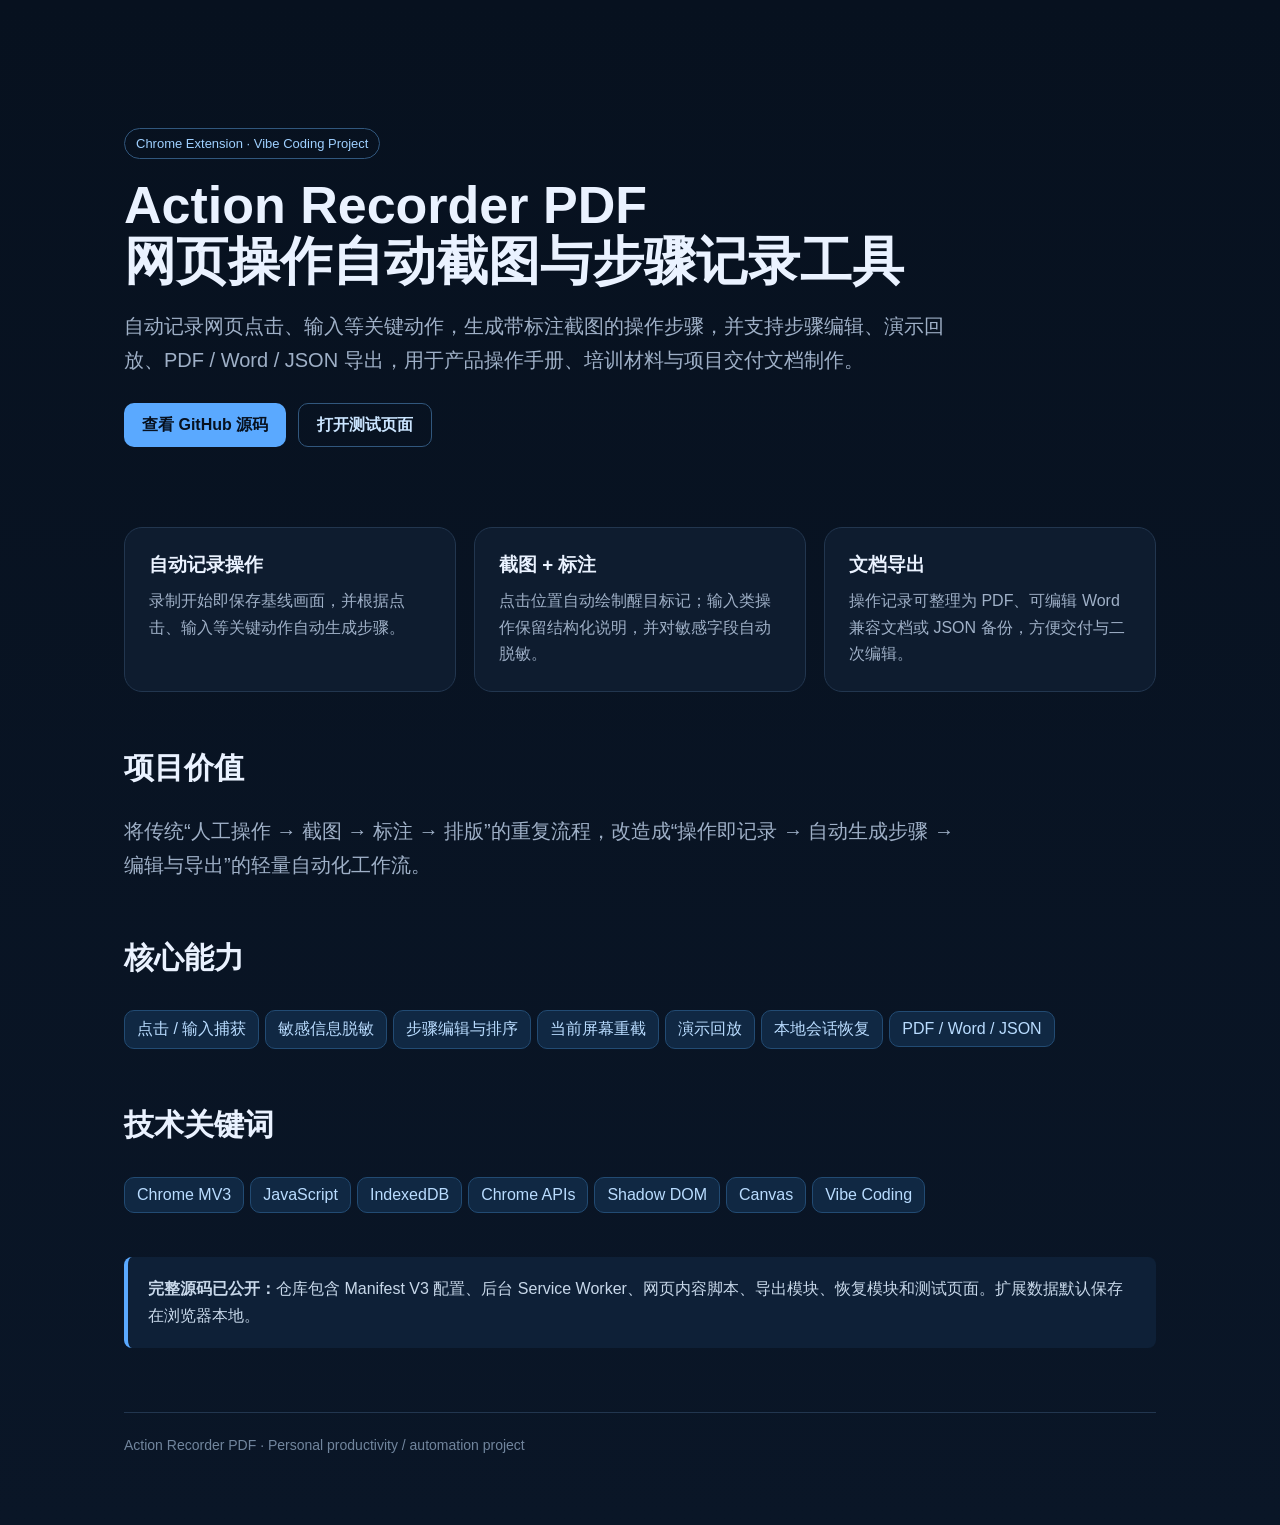
<file: index.html>
<!doctype html>
<html lang="zh-CN">
<head>
  <meta charset="utf-8" />
  <meta name="viewport" content="width=device-width, initial-scale=1" />
  <title>Action Recorder PDF｜网页操作自动截图工具</title>
  <style>
    :root{--bg:#07111f;--card:#0f1d31;--text:#eaf2ff;--muted:#9fb0c7;--accent:#5aa9ff;--line:#22364f}
    *{box-sizing:border-box}body{margin:0;font-family:Inter,"Microsoft YaHei",Arial,sans-serif;background:linear-gradient(180deg,#07111f,#0a1627);color:var(--text)}
    .wrap{max-width:1080px;margin:auto;padding:72px 24px}.hero{padding:56px 0 44px}.tag{display:inline-block;padding:7px 11px;border:1px solid #31577d;border-radius:999px;color:#9fd0ff;font-size:13px}
    h1{font-size:52px;line-height:1.08;margin:18px 0 18px;max-width:820px}.lead{font-size:20px;line-height:1.7;color:var(--muted);max-width:850px}.actions{display:flex;gap:12px;flex-wrap:wrap;margin-top:26px}.actions a{display:inline-flex;align-items:center;justify-content:center;height:44px;padding:0 18px;border-radius:10px;text-decoration:none;font-weight:700}.primary{background:#5aa9ff;color:#07111f}.secondary{border:1px solid #31577d;color:#cbe5ff}
    .grid{display:grid;grid-template-columns:repeat(3,1fr);gap:18px;margin:36px 0}.card{background:rgba(15,29,49,.9);border:1px solid var(--line);border-radius:18px;padding:24px}.card h3{margin:0 0 10px}.card p{color:var(--muted);line-height:1.65;margin:0}
    .section{margin-top:56px}.section h2{font-size:30px}.pill{display:inline-block;margin:6px 6px 0 0;padding:8px 12px;border-radius:10px;background:#102843;border:1px solid #224b73;color:#b9dcff}.notice{margin-top:44px;padding:18px 20px;border-left:4px solid var(--accent);background:#0e2037;color:#c8d8ea;line-height:1.7;border-radius:8px}.footer{margin-top:64px;padding-top:24px;border-top:1px solid var(--line);color:#71859d;font-size:14px}
    @media(max-width:800px){h1{font-size:38px}.grid{grid-template-columns:1fr}.lead{font-size:18px}}
  </style>
</head>
<body><main class="wrap">
  <section class="hero">
    <span class="tag">Chrome Extension · Vibe Coding Project</span>
    <h1>Action Recorder PDF<br>网页操作自动截图与步骤记录工具</h1>
    <p class="lead">自动记录网页点击、输入等关键动作，生成带标注截图的操作步骤，并支持步骤编辑、演示回放、PDF / Word / JSON 导出，用于产品操作手册、培训材料与项目交付文档制作。</p>
    <div class="actions"><a class="primary" href="https://github.com/jiayizhao0228/action-recorder-pdf" target="_blank" rel="noreferrer">查看 GitHub 源码</a><a class="secondary" href="test-page.html">打开测试页面</a></div>
  </section>
  <section class="grid">
    <article class="card"><h3>自动记录操作</h3><p>录制开始即保存基线画面，并根据点击、输入等关键动作自动生成步骤。</p></article>
    <article class="card"><h3>截图 + 标注</h3><p>点击位置自动绘制醒目标记；输入类操作保留结构化说明，并对敏感字段自动脱敏。</p></article>
    <article class="card"><h3>文档导出</h3><p>操作记录可整理为 PDF、可编辑 Word 兼容文档或 JSON 备份，方便交付与二次编辑。</p></article>
  </section>
  <section class="section"><h2>项目价值</h2><p class="lead">将传统“人工操作 → 截图 → 标注 → 排版”的重复流程，改造成“操作即记录 → 自动生成步骤 → 编辑与导出”的轻量自动化工作流。</p></section>
  <section class="section"><h2>核心能力</h2><div><span class="pill">点击 / 输入捕获</span><span class="pill">敏感信息脱敏</span><span class="pill">步骤编辑与排序</span><span class="pill">当前屏幕重截</span><span class="pill">演示回放</span><span class="pill">本地会话恢复</span><span class="pill">PDF / Word / JSON</span></div></section>
  <section class="section"><h2>技术关键词</h2><div><span class="pill">Chrome MV3</span><span class="pill">JavaScript</span><span class="pill">IndexedDB</span><span class="pill">Chrome APIs</span><span class="pill">Shadow DOM</span><span class="pill">Canvas</span><span class="pill">Vibe Coding</span></div></section>
  <div class="notice"><strong>完整源码已公开：</strong>仓库包含 Manifest V3 配置、后台 Service Worker、网页内容脚本、导出模块、恢复模块和测试页面。扩展数据默认保存在浏览器本地。</div>
  <div class="footer">Action Recorder PDF · Personal productivity / automation project</div>
</main></body></html>
</file>
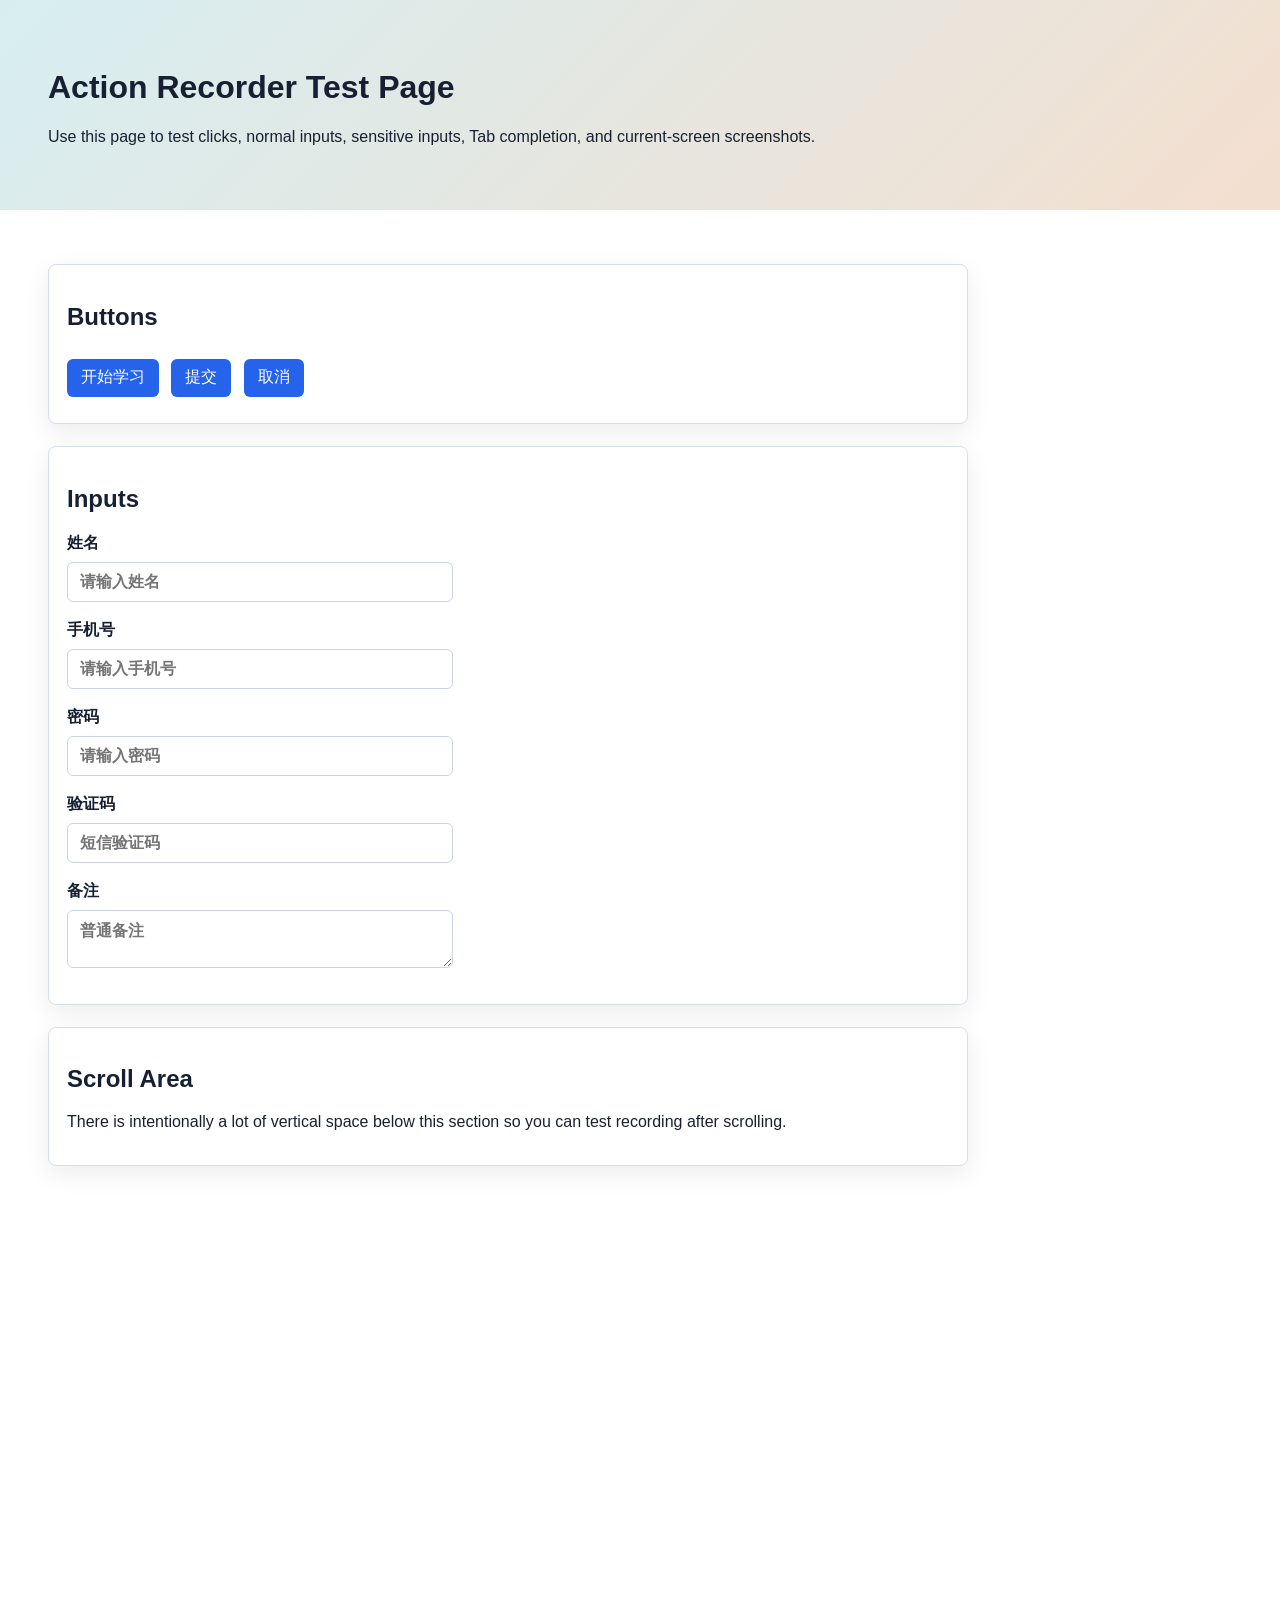
<file: test-page.html>
<!doctype html>
<html lang="zh-CN">
<head>
  <meta charset="utf-8">
  <meta name="viewport" content="width=device-width, initial-scale=1">
  <title>Action Recorder Test Page</title>
  <style>
    body { margin: 0; font-family: -apple-system, BlinkMacSystemFont, "Segoe UI", sans-serif; color: #172033; }
    header { padding: 48px; background: linear-gradient(135deg, #d7eef1, #f4dfcf); }
    main { padding: 32px 48px 900px; max-width: 920px; }
    label { display: grid; gap: 8px; margin: 18px 0; font-weight: 700; }
    input, textarea { width: 360px; max-width: 100%; padding: 10px 12px; border: 1px solid #cbd5e1; border-radius: 6px; font: inherit; }
    button { height: 38px; border: 0; border-radius: 6px; padding: 0 14px; background: #2563eb; color: #fff; font: inherit; margin: 8px 8px 8px 0; }
    .card { border: 1px solid #d8dee9; border-radius: 8px; padding: 18px; margin: 22px 0; background: #fff; box-shadow: 0 8px 24px rgba(21,31,48,.08); }
  </style>
</head>
<body>
  <header>
    <h1>Action Recorder Test Page</h1>
    <p>Use this page to test clicks, normal inputs, sensitive inputs, Tab completion, and current-screen screenshots.</p>
  </header>
  <main>
    <section class="card">
      <h2>Buttons</h2>
      <button>开始学习</button>
      <button>提交</button>
      <button>取消</button>
    </section>
    <section class="card">
      <h2>Inputs</h2>
      <label>姓名 <input id="name" name="name" placeholder="请输入姓名"></label>
      <label>手机号 <input id="phone" name="phone" placeholder="请输入手机号"></label>
      <label>密码 <input id="password" name="password" type="password" placeholder="请输入密码"></label>
      <label>验证码 <input id="code" name="verification_code" placeholder="短信验证码"></label>
      <label>备注 <textarea placeholder="普通备注"></textarea></label>
    </section>
    <section class="card">
      <h2>Scroll Area</h2>
      <p>There is intentionally a lot of vertical space below this section so you can test recording after scrolling.</p>
    </section>
  </main>
</body>
</html>
</file>
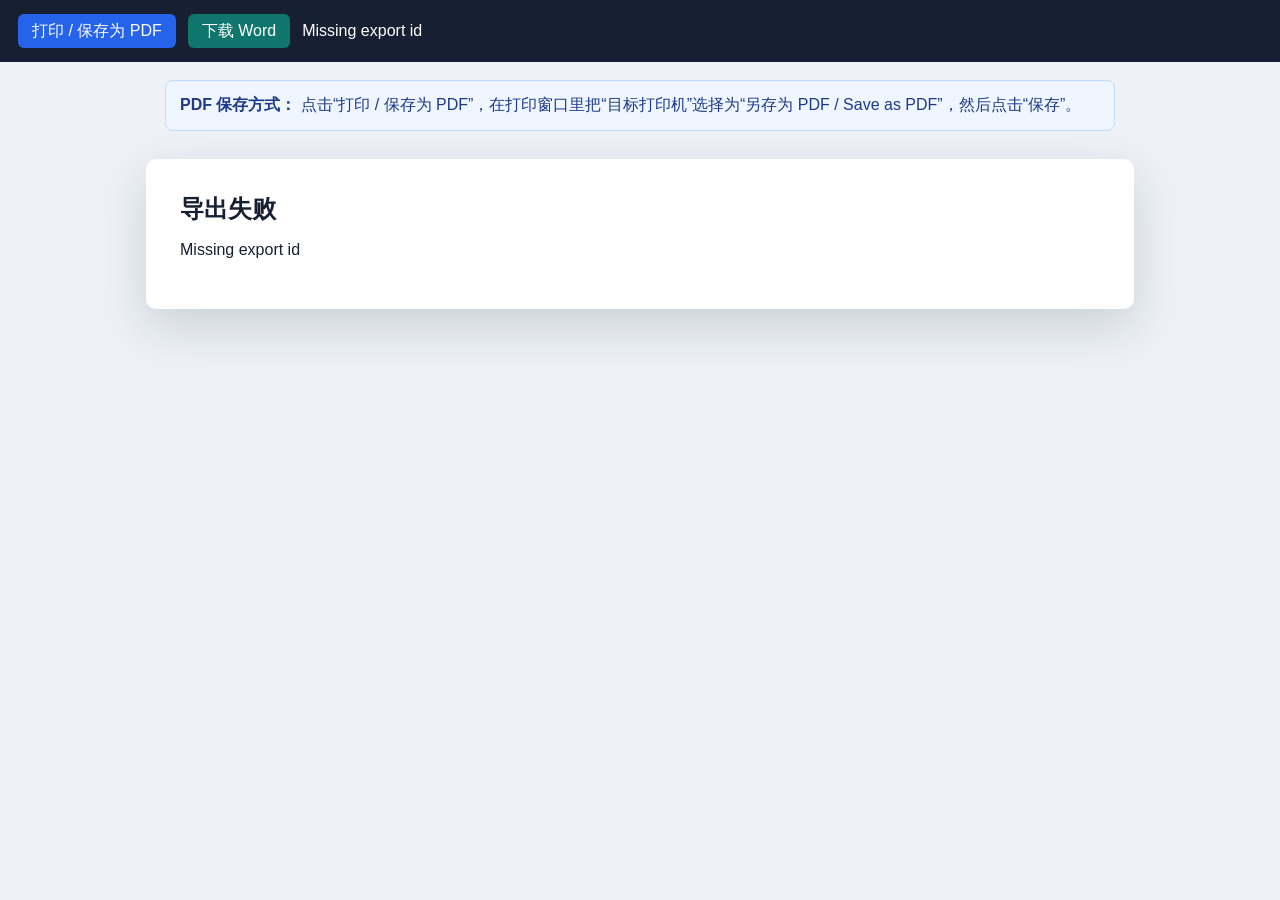
<file: src/export.html>
<!doctype html>
<html lang="zh-CN">
<head>
  <meta charset="utf-8">
  <meta name="viewport" content="width=device-width, initial-scale=1">
  <title>Action Recorder Export</title>
  <link rel="stylesheet" href="export.css">
</head>
<body>
  <header class="toolbar">
    <button id="printButton">打印 / 保存为 PDF</button>
    <button id="wordButton">下载 Word</button>
    <span id="status">Loading...</span>
  </header>
  <section class="save-help">
    <strong>PDF 保存方式：</strong>
    点击“打印 / 保存为 PDF”，在打印窗口里把“目标打印机”选择为“另存为 PDF / Save as PDF”，然后点击“保存”。
  </section>
  <main id="document"></main>
  <script type="module" src="export.js"></script>
</body>
</html>
</file>
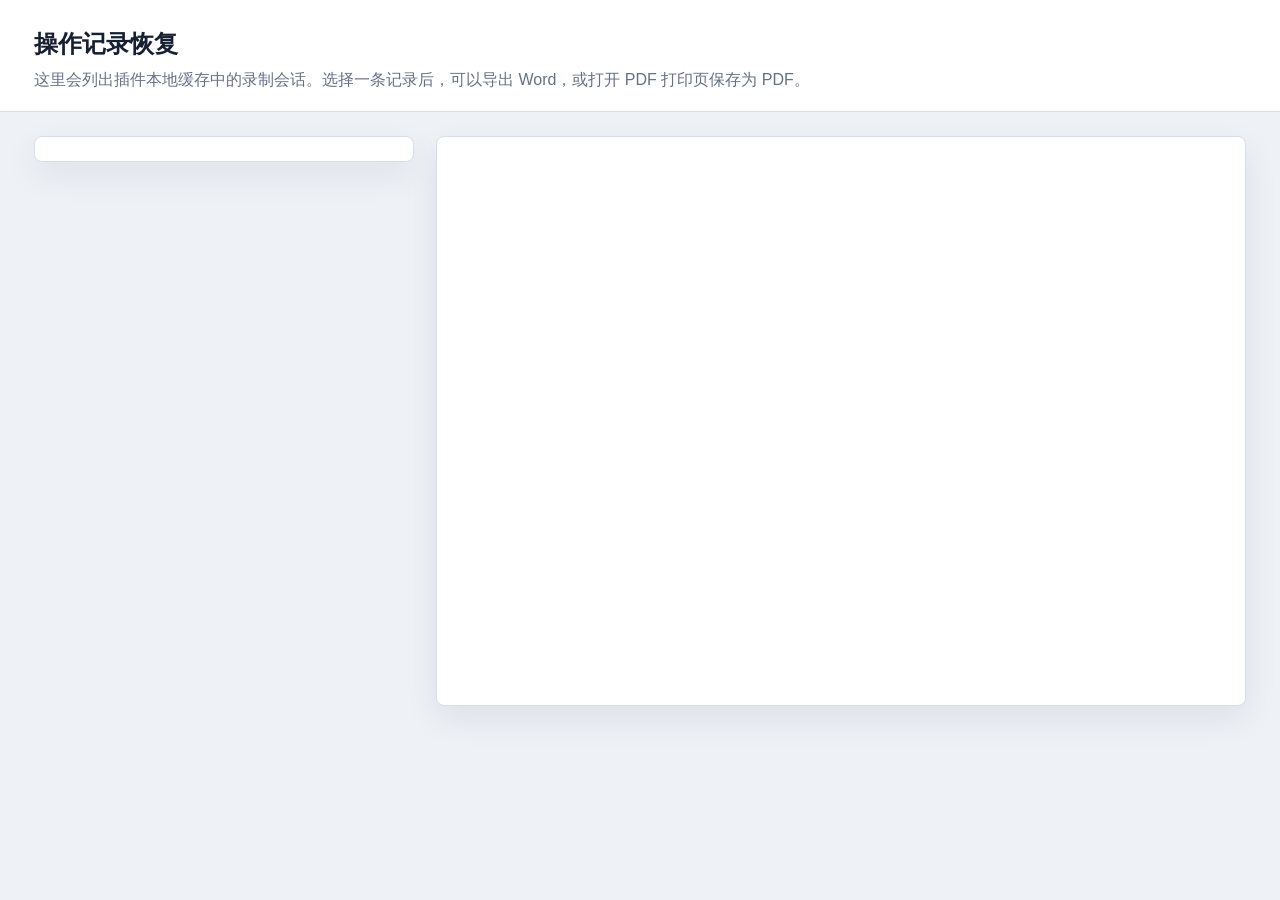
<file: src/recovery.html>
<!doctype html>
<html lang="zh-CN">
<head>
  <meta charset="utf-8">
  <meta name="viewport" content="width=device-width, initial-scale=1">
  <title>Action Recorder Recovery</title>
  <link rel="stylesheet" href="recovery.css">
</head>
<body>
  <header>
    <h1>操作记录恢复</h1>
    <p>这里会列出插件本地缓存中的录制会话。选择一条记录后，可以导出 Word，或打开 PDF 打印页保存为 PDF。</p>
  </header>
  <main>
    <section id="sessions" class="sessions"></section>
    <section id="preview" class="preview"></section>
  </main>
  <script type="module" src="recovery.js"></script>
</body>
</html>
</file>
<file: src/export.css>
body {
  margin: 0;
  background: #eef2f7;
  color: #172033;
  font-family: -apple-system, BlinkMacSystemFont, "Segoe UI", sans-serif;
}

.toolbar {
  position: sticky;
  top: 0;
  z-index: 10;
  display: flex;
  gap: 12px;
  align-items: center;
  padding: 14px 18px;
  background: #172033;
  color: #fff;
}

.save-help {
  width: min(920px, calc(100vw - 40px));
  margin: 18px auto 0;
  padding: 12px 14px;
  border: 1px solid #bfdbfe;
  border-radius: 8px;
  background: #eff6ff;
  color: #1e3a8a;
  line-height: 1.55;
}

button {
  height: 34px;
  border: 0;
  border-radius: 6px;
  background: #2563eb;
  color: #fff;
  padding: 0 14px;
  font: inherit;
  cursor: pointer;
}

#wordButton {
  background: #0f766e;
}

#document {
  width: min(920px, calc(100vw - 40px));
  margin: 28px auto;
  background: #fff;
  padding: 34px;
  box-shadow: 0 18px 50px rgba(21, 31, 48, .16);
  border-radius: 10px;
}

h1 {
  margin: 0 0 6px;
  font-size: 24px;
}

.meta {
  color: #667085;
  line-height: 1.5;
  margin-bottom: 8px;
  display: flex;
  gap: 12px;
  flex-wrap: wrap;
  font-size: 13px;
}

.summary {
  break-inside: avoid;
  page-break-inside: avoid;
  padding: 18px;
  border: 1px solid #d8dee9;
  border-radius: 10px;
  background: linear-gradient(135deg, #f8fafc, #eef6ff);
}

.step {
  break-inside: avoid;
  page-break-inside: avoid;
  padding: 18px;
  margin-top: 18px;
  border: 1px solid #e3e8ef;
  border-radius: 10px;
  box-shadow: 0 10px 24px rgba(15, 23, 42, .05);
}

.step-head {
  display: flex;
  align-items: center;
  gap: 8px;
  margin-bottom: 12px;
}

.step-index {
  width: 34px;
  height: 28px;
  border-radius: 999px;
  display: inline-grid;
  place-items: center;
  background: #111827;
  color: #fff;
  font-weight: 800;
  font-size: 13px;
}

.type {
  height: 28px;
  border-radius: 999px;
  display: inline-flex;
  align-items: center;
  padding: 0 10px;
  font-size: 13px;
  font-weight: 800;
}

.type-click { background: #fee2e2; color: #b42318; }
.type-input { background: #dbeafe; color: #1d4ed8; }
.type-baseline { background: #ecfdf3; color: #047857; }

.highlight {
  border: 1px solid #d8e0ea;
  border-radius: 10px;
  padding: 12px 14px;
  margin: 10px 0;
  background: #f8fafc;
}

.highlight span {
  display: block;
  color: #667085;
  font-size: 12px;
  margin-bottom: 4px;
}

.highlight strong {
  display: block;
  color: #101828;
  font-size: 16px;
  line-height: 1.45;
}

.highlight-input { border-color: #bfdbfe; background: #eff6ff; }
.highlight-click { border-color: #fecaca; background: #fff1f2; }
.highlight-baseline { border-color: #bbf7d0; background: #f0fdf4; }

.step h2 {
  margin: 0 0 10px;
  font-size: 18px;
}

.step img {
  max-width: 100%;
  border: 1px solid #cbd5e1;
  border-radius: 6px;
  display: block;
  margin: 12px 0;
}

.note {
  border-left: 4px solid #94a3b8;
  background: #f8fafc;
  padding: 10px 12px;
  line-height: 1.55;
  white-space: pre-wrap;
  color: #475467;
}

@media print {
  body {
    background: #fff;
  }

  .toolbar {
    display: none;
  }

  .save-help {
    display: none;
  }

  #document {
    width: auto;
    margin: 0;
    padding: 0;
    box-shadow: none;
    border-radius: 0;
  }

  .summary,
  .step {
    box-shadow: none;
  }
}
</file>
<file: src/recovery.css>
body {
  margin: 0;
  background: #eef2f7;
  color: #172033;
  font-family: -apple-system, BlinkMacSystemFont, "Segoe UI", sans-serif;
}

header {
  padding: 28px 34px 18px;
  background: #fff;
  border-bottom: 1px solid #d8dee9;
}

h1 {
  margin: 0 0 8px;
  font-size: 24px;
}

p {
  margin: 0;
  color: #667085;
  line-height: 1.55;
}

main {
  display: grid;
  grid-template-columns: 380px 1fr;
  gap: 22px;
  padding: 24px 34px;
}

.sessions,
.preview {
  background: #fff;
  border: 1px solid #d8dee9;
  border-radius: 8px;
  box-shadow: 0 12px 34px rgba(21, 31, 48, .08);
}

.sessions {
  padding: 12px;
  align-self: start;
}

.session {
  border: 1px solid #d8dee9;
  border-radius: 8px;
  padding: 12px;
  margin-bottom: 10px;
}

.session h2 {
  margin: 0 0 6px;
  font-size: 16px;
}

.meta {
  color: #667085;
  font-size: 12px;
  line-height: 1.45;
  word-break: break-all;
}

.actions {
  display: flex;
  flex-wrap: wrap;
  gap: 8px;
  margin-top: 10px;
}

button {
  height: 32px;
  border: 1px solid #cbd5e1;
  border-radius: 6px;
  background: #fff;
  color: #334155;
  padding: 0 10px;
  font: inherit;
  cursor: pointer;
}

.primary {
  background: #2563eb;
  border-color: #2563eb;
  color: #fff;
}

.word {
  background: #0f766e;
  border-color: #0f766e;
  color: #fff;
}

.preview {
  padding: 24px;
  min-height: 520px;
}

.empty {
  padding: 18px;
  color: #667085;
}

.step {
  border: 1px solid #e3e8ef;
  border-radius: 10px;
  padding: 18px;
  margin-top: 16px;
  box-shadow: 0 10px 24px rgba(15, 23, 42, .05);
}

.step-head {
  display: flex;
  align-items: center;
  gap: 8px;
  margin-bottom: 12px;
}

.step-index {
  width: 34px;
  height: 28px;
  border-radius: 999px;
  display: inline-grid;
  place-items: center;
  background: #111827;
  color: #fff;
  font-weight: 800;
  font-size: 13px;
}

.type {
  height: 28px;
  border-radius: 999px;
  display: inline-flex;
  align-items: center;
  padding: 0 10px;
  font-size: 13px;
  font-weight: 800;
}

.type-click { background: #fee2e2; color: #b42318; }
.type-input { background: #dbeafe; color: #1d4ed8; }
.type-baseline { background: #ecfdf3; color: #047857; }

.highlight {
  border: 1px solid #d8e0ea;
  border-radius: 10px;
  padding: 12px 14px;
  margin: 10px 0;
  background: #f8fafc;
}

.highlight span {
  display: block;
  color: #667085;
  font-size: 12px;
  margin-bottom: 4px;
}

.highlight strong {
  display: block;
  color: #101828;
  font-size: 16px;
  line-height: 1.45;
}

.highlight-input { border-color: #bfdbfe; background: #eff6ff; }
.highlight-click { border-color: #fecaca; background: #fff1f2; }
.highlight-baseline { border-color: #bbf7d0; background: #f0fdf4; }

.step img {
  max-width: 100%;
  border: 1px solid #cbd5e1;
  border-radius: 6px;
  display: block;
  margin: 10px 0;
}

.note {
  border-left: 4px solid #94a3b8;
  background: #f8fafc;
  padding: 10px 12px;
  white-space: pre-wrap;
  color: #475467;
}

@media (max-width: 900px) {
  main {
    grid-template-columns: 1fr;
  }
}
</file>
